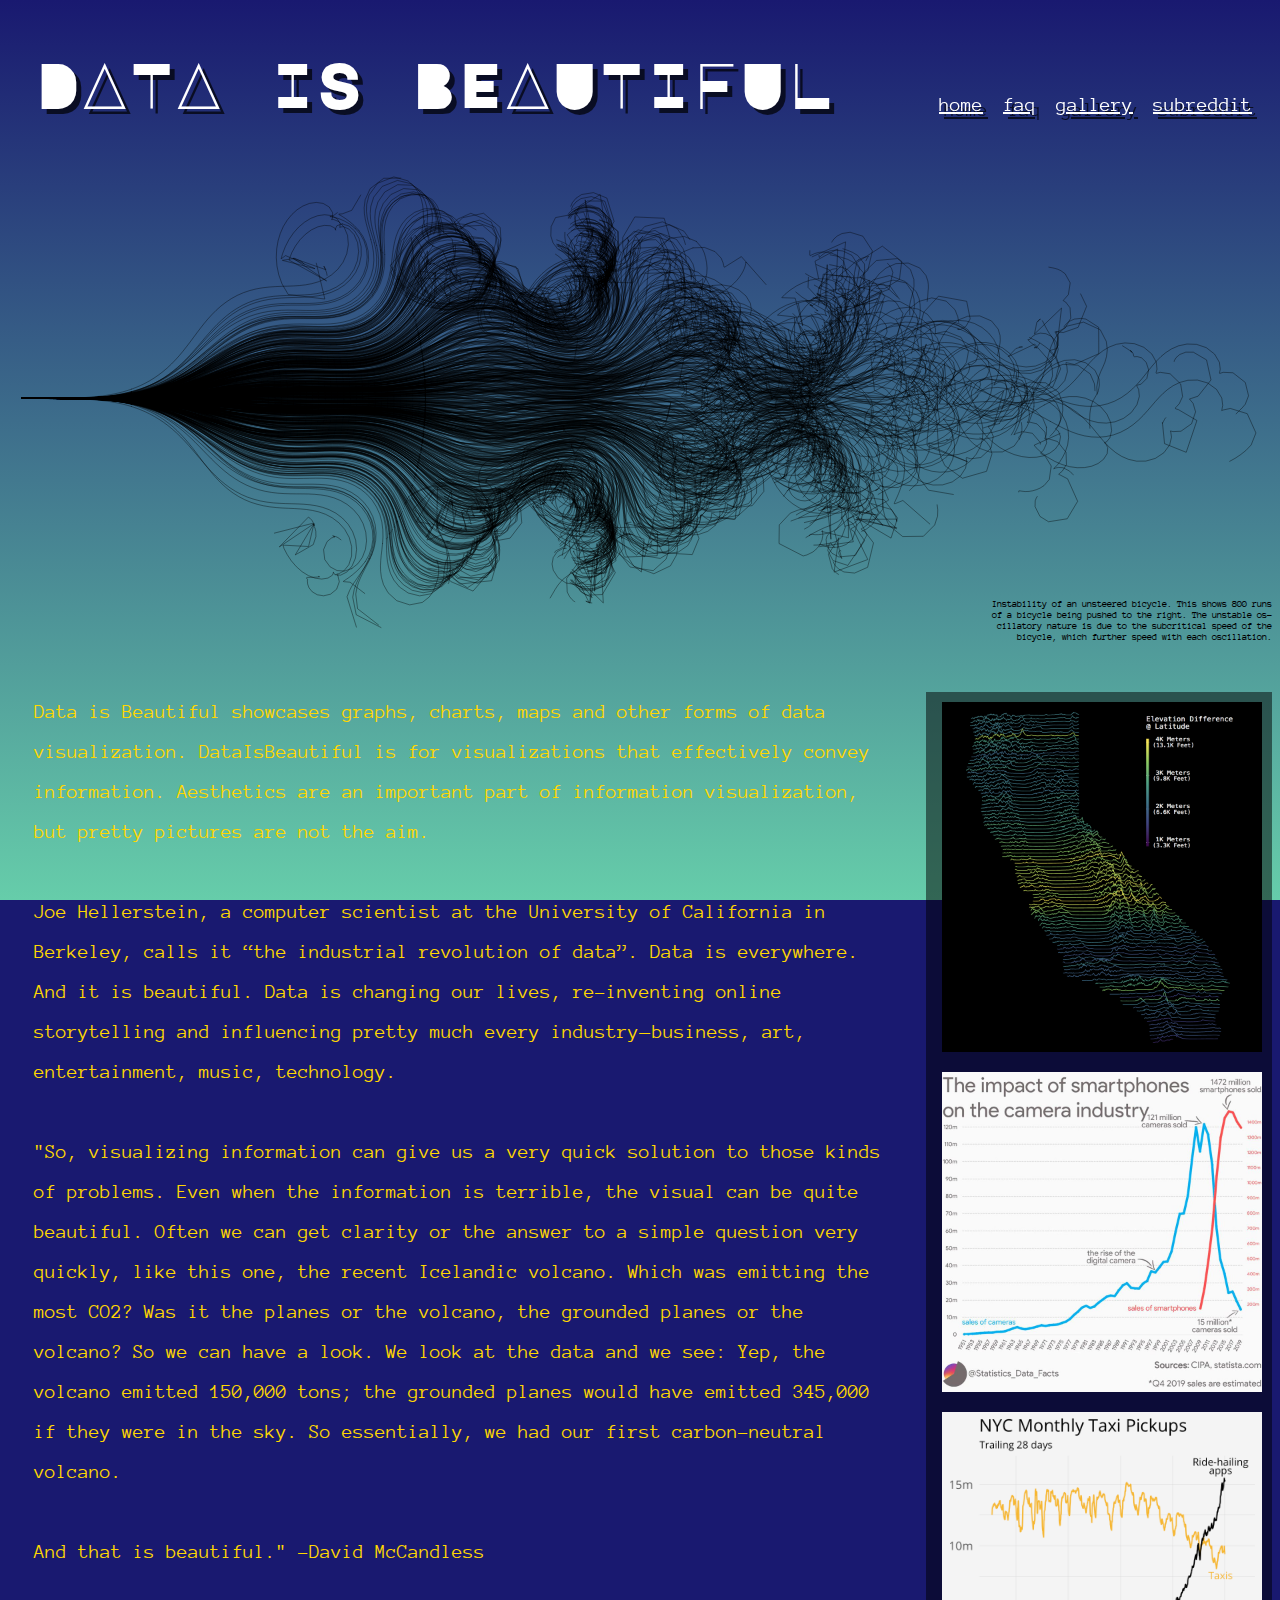
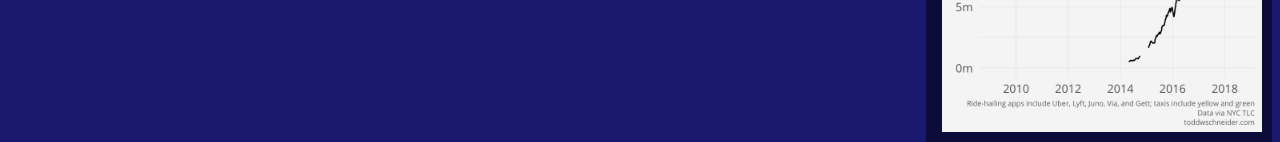
<file: index.html>
<!DOCTYPE html>
<html>

<head>
  <link href="style.css" rel="stylesheet">
  <link href="https://fonts.googleapis.com/css?family=Anonymous+Pro|Major+Mono+Display&display=swap" rel="stylesheet">

</head>

<body>
  <!-- Header-->
  <div class="header">
    <nav>
      <ul>
        <li><a href="index.html">home</a></li>
        <li><a href="faq.html">faq</a></li>
        <li><a href="gallery.html">gallery</a></li>
        <li><a href="https://www.reddit.com/r/dataisbeautiful/" target="_blank">subreddit</a></h3>
        </li>
      </ul>
    </nav>
    <h1>DATA IS BEAUTIFUL</h1>

  </div>
  <img src="assets/bike.svg" alt="mercator projection vs actual size visualization" width=100% opacity=.5>
  <div class="caption" width=20%>
    <p class="caption">
      Instability of an unsteered bicycle. This shows 800 runs
      <br>of a bicycle being pushed to the right. The unstable os-
      <br>cillatory nature is due to the subcritical speed of the
      <br>bicycle, which further speed with each oscillation.</p>
  </div>

  <!-- main body i guess -->
  <div class="main">

    <!-- side bar (still images of data)-->
    <div class="sidebar">
      <img src="assets/cali-elevation.png" alt="California ground elevation visualization">
      <img src="assets/camera-v-phones.jpg" alt="Camera purchases against smartphone purchase visualization">
      <img src="assets/taxi-nyc.png" alt="Uber use verus Taxi use in New York City visualization">
    </div>

    <p>Data is Beautiful showcases graphs, charts, maps and other forms of data visualization. DataIsBeautiful is for visualizations that effectively convey information. Aesthetics are an important part of information visualization, but pretty
      pictures are not the aim. <br><br>Joe Hellerstein, a computer scientist at the University of California in Berkeley, calls it “the industrial revolution of data”. Data is everywhere. And it is beautiful. Data is changing our lives, re-inventing
      online storytelling and influencing pretty much every industry — business, art, entertainment, music, technology.<br><br></p>
    <p>
      "So, visualizing information can give us a very quick solution to those kinds of problems. Even when the information is terrible, the visual can be quite beautiful. Often we can get clarity or the answer to a simple question very quickly, like
      this one, the recent Icelandic volcano. Which was emitting the most CO2? Was it the planes or the volcano, the grounded planes or the volcano? So we can have a look. We look at the data and we see: Yep, the volcano emitted 150,000 tons; the
      grounded planes would have emitted 345,000 if they were in the sky. So essentially, we had our first carbon-neutral volcano.
      <br><br>And that is beautiful." -David McCandless</p>
  </div>
</body>

</html>
</file>
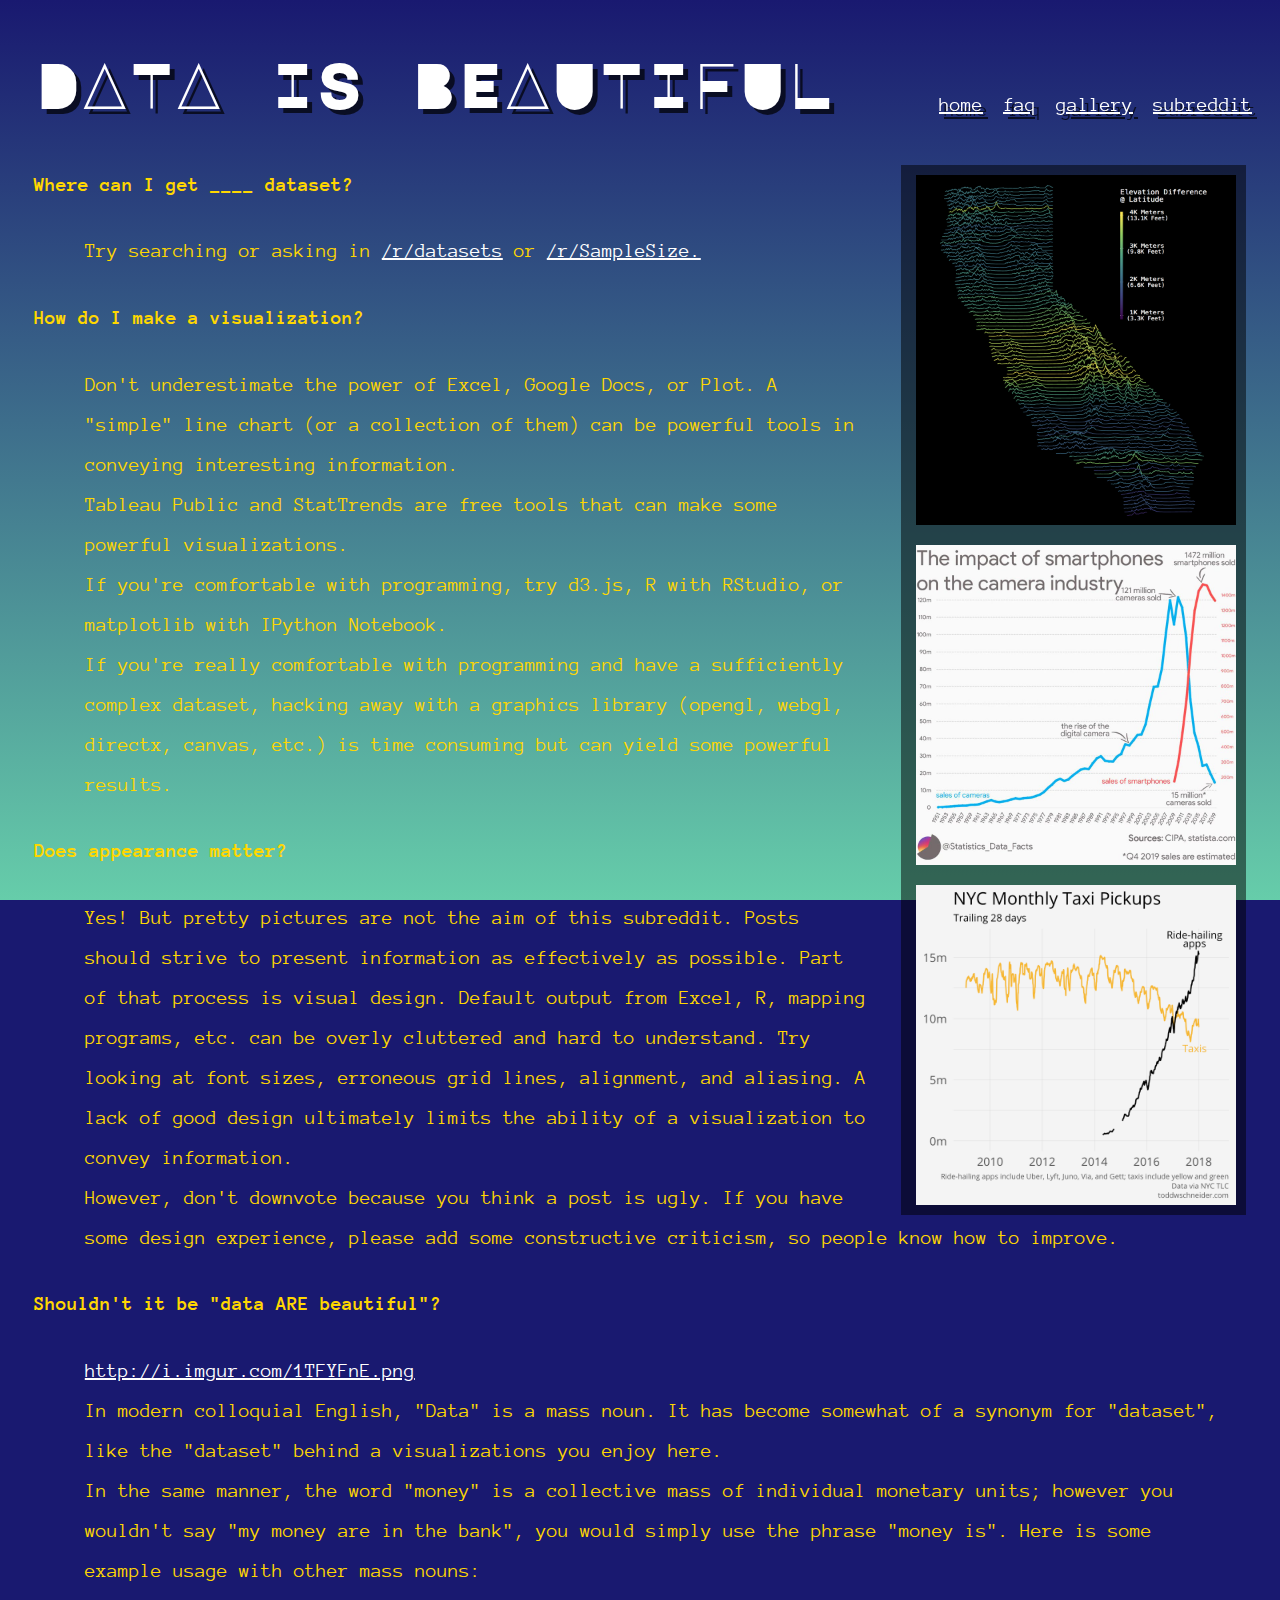
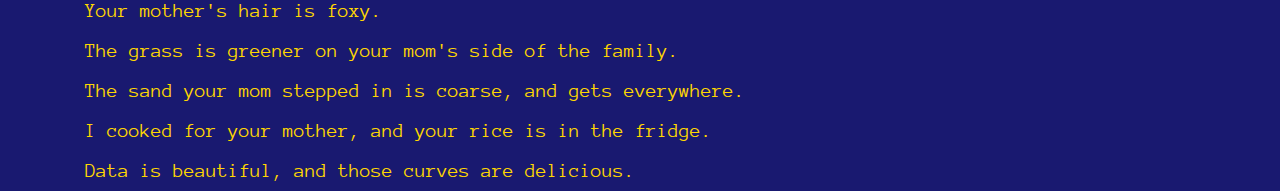
<file: faq.html>
<!DOCTYPE html>
<html>

<head>
  <link href="style.css" rel="stylesheet">
  <link href="https://fonts.googleapis.com/css?family=Anonymous+Pro|Major+Mono+Display&display=swap" rel="stylesheet">

</head>

<body>
  <!-- Header-->
  <div class="header">
    <nav>
      <ul>
        <li><a href="index.html">home</a></li>
        <li><a href="faq.html">faq</a></li>
        <li><a href="gallery.html">gallery</a></li>
        <li><a href="https://www.reddit.com/r/dataisbeautiful/" target="_blank">subreddit</a></h3>
        </li>
      </ul>
    </nav>
    <h1>DATA IS BEAUTIFUL</h1>
  </div>

  <!-- main body i guess -->
  <div class="faq">

    <!-- side bar (still images of data)-->
    <div class="sidebar">
      <img src="assets/cali-elevation.png" alt="California ground elevation visualization">
      <img src="assets/camera-v-phones.jpg" alt="Camera purchases against smartphone purchase visualization">
      <img src="assets/taxi-nyc.png" alt="Uber use verus Taxi use in New York City visualization">
    </div>

    <h4>Where can I get ____ dataset?</h4>
    <p>Try searching or asking in <a href="https://www.reddit.com/r/datasets/" target="_blank">/r/datasets</a> or <a href="https://www.reddit.com/r/samplesize/" target="_blank">/r/SampleSize.</a></p>

    <h4>How do I make a visualization?</h4>
    <p>Don't underestimate the power of Excel, Google Docs, or Plot. A "simple" line chart (or a collection of them) can be powerful tools in conveying interesting information.
      <br>Tableau Public and StatTrends are free tools that can make some powerful visualizations.
      <br>If you're comfortable with programming, try d3.js, R with RStudio, or matplotlib with IPython Notebook.
      <br>If you're really comfortable with programming and have a sufficiently complex dataset, hacking away with a graphics library (opengl, webgl, directx, canvas, etc.) is time consuming but can yield some powerful results.</p>


    <h4>Does appearance matter?</h4>
    <p>Yes! But pretty pictures are not the aim of this subreddit. Posts should strive to present information as effectively as possible. Part of that process is visual design. Default output from Excel, R, mapping programs, etc. can be overly
      cluttered and hard to understand. Try looking at font sizes, erroneous grid lines, alignment, and aliasing. A lack of good design ultimately limits the ability of a visualization to convey information.
      <br>However, don't downvote because you think a post is ugly. If you have some design experience, please add some constructive criticism, so people know how to improve.</p>

    <h4>Shouldn't it be "data ARE beautiful"?</h4>
    <p><a href="http://i.imgur.com/1TFYFnE.png" target="_blank">http://i.imgur.com/1TFYFnE.png</a>
      <br>In modern colloquial English, "Data" is a mass noun. It has become somewhat of a synonym for "dataset", like the "dataset" behind a visualizations you enjoy here.
      <br>In the same manner, the word "money" is a collective mass of individual monetary units; however you wouldn't say "my money are in the bank", you would simply use the phrase "money is". Here is some example usage with other mass
      nouns:
      <br>Your mother's hair is foxy.
      <br>The grass is greener on your mom's side of the family.
      <br>The sand your mom stepped in is coarse, and gets everywhere.
      <br>I cooked for your mother, and your rice is in the fridge.
      <br>Data is beautiful, and those curves are delicious.
  </div>

</html>
</file>
<file: style.css>
html {
  height: 100%;
  width: 100%;
}

body {
  background-image: linear-gradient(MidnightBlue, MediumAquamarine);
  background-color: MidnightBlue;
  background-attachment: fixed;
  font-family: 'Anonymous Pro';
  color: gold;
  font-size: 20px;
}

.caption{
  color: black;
  font-size: 10px;
  text-align: right;
  margin-top: -50px; /*"cheating" it to look like it goes with the picture more*/
  margin-bottom: 50px; /*spacing from "wow show stopper pic" and the actual website*/
}

/* nav related tags */
nav ul {
  /*removes the bullet points from the list*/
  list-style-type: none;
  margin: 0;
  padding: 0;
  margin-right: 10px;
  display: flex;
  justify-content: flex-end;
  align-items: flex-end;
}
nav li {
  display: inline;
  padding: 10px;
  line-height: 12vmax;
  text-shadow:5px 5px rgba(0,0,0,.7);
  /* float: right; */
}


/* header related tags */
.header {
  font-weight: normal;
  color: White;
  padding-top: 10px;
  margin-left: 2vmax;
  margin-bottom: 50px;
  /* below is for the header to follow the scroll and stay stuck on top */
  position: sticky;
  top: 0;
}
.header h1 {
  font-family: 'Major Mono Display'; /*google font family*/
  font-size: 5vmax;
  font-weight: normal;
  text-shadow:5px 5px rgba(0,0,0,.7);
  /*float was acting weird so i'm cheating it to line up with the nav*/
  margin-top: -11vmax;
}

/* sidebar related tags */
.sidebar {
  width: 27vmax;
  height: 100%;
  background-color: rgba(0, 0, 0, 0.5);
  float: right;
  display: flex;
  justify-content: flex-end;
  align-items: flex-end;
  flex-direction: column;
  /*aligned the aside section to be on the right */
  margin-left: 2vmax;
}
.sidebar img {
  max-width: 25vmax;
  display: flex;
  padding: 10px;
  margin: 0px;
}

/* main section related tags */
.faq{
  margin: 0px;
  margin-left: 2vmax;
  margin-right: 2vmax;
  line-height: 40px;
}
.faq p{
  margin-left: 4vmax;
  margin-right: 2vmax;
  line-height: 40px;
}
.main p {
  margin: 0px;
  margin-left: 2vmax;
  margin-right: 2vmax;
  line-height: 40px;
}
.gallery{
  width: 100%;
  display: flex;
  flex-wrap: wrap;
}
.gallery img{
  margin: 10px;
  width: 25%;
  height: 25%;
}

/* link related tags */
a:link {
  color: white;
  background-color: transparent;
  text-decoration: underline;
}
a:visited {
  color: white;
  background-color: transparent;
  text-decoration: underline;
}
a:hover {
  color: DarkOrange;
  background-color: transparent;
  text-decoration: underline;
}
a:active {
  color: DarkOrange;
  background-color: transparent;
  text-decoration: underline;
</file>
